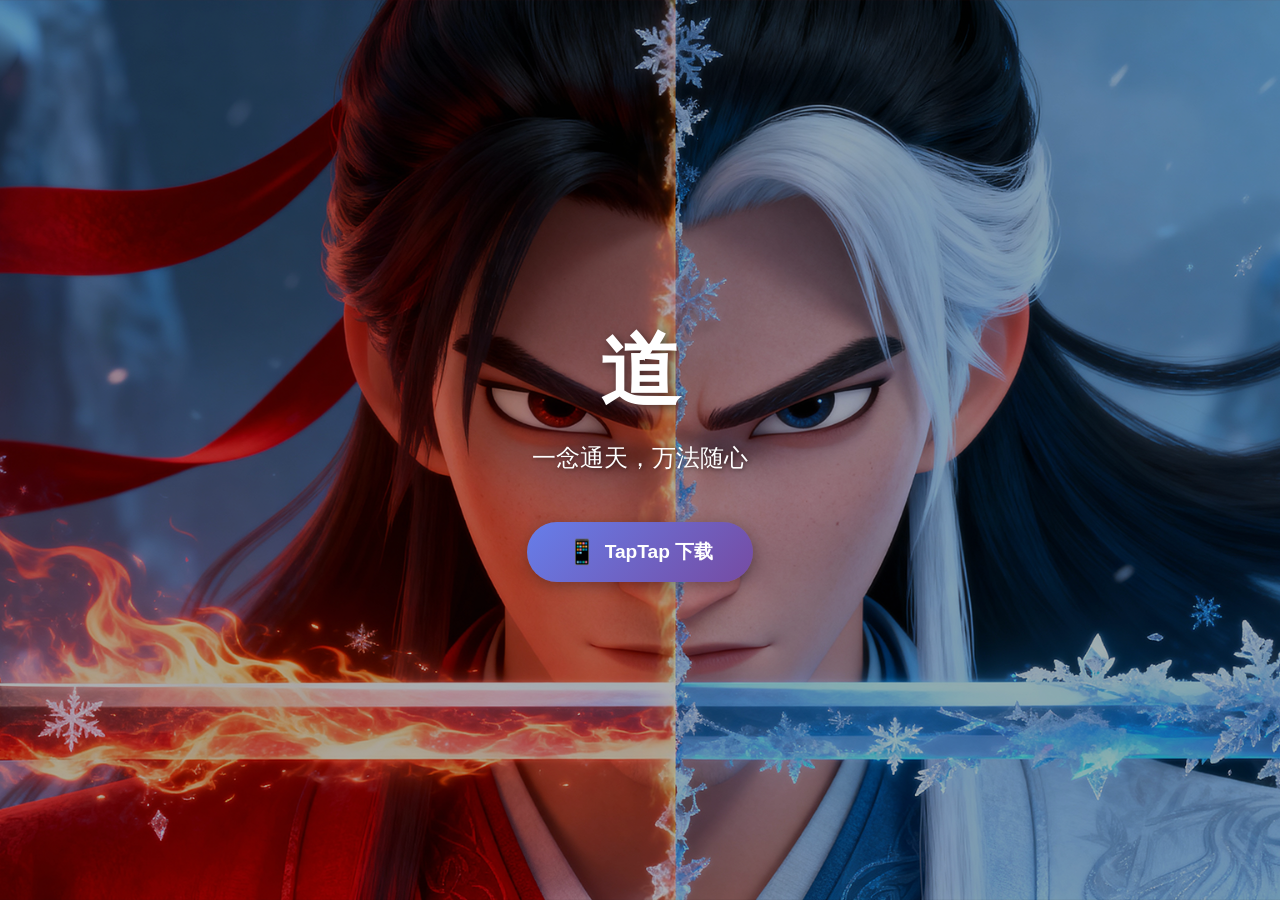
<file: Dao/index.html>
<!DOCTYPE html>
<html lang="zh-CN">
<head>
    <meta charset="UTF-8">
    <meta name="viewport" content="width=device-width, initial-scale=1.0">
    <title>道 - 游戏官网</title>
    <link rel="stylesheet" href="styles.css">
</head>
<body>
    <div class="container">
        <div class="content">
            <h1 class="game-title">道</h1>
            <p class="game-subtitle">一念通天，万法随心</p>
            <a href="https://l.taptap.cn/wu3MHLZD?channel=rep-rep_rtdaxy7svk4" 
               class="download-btn" 
               target="_blank">
                <span class="btn-icon">📱</span>
                TapTap 下载
            </a>
        </div>
    </div>
</body>
</html>
</file>
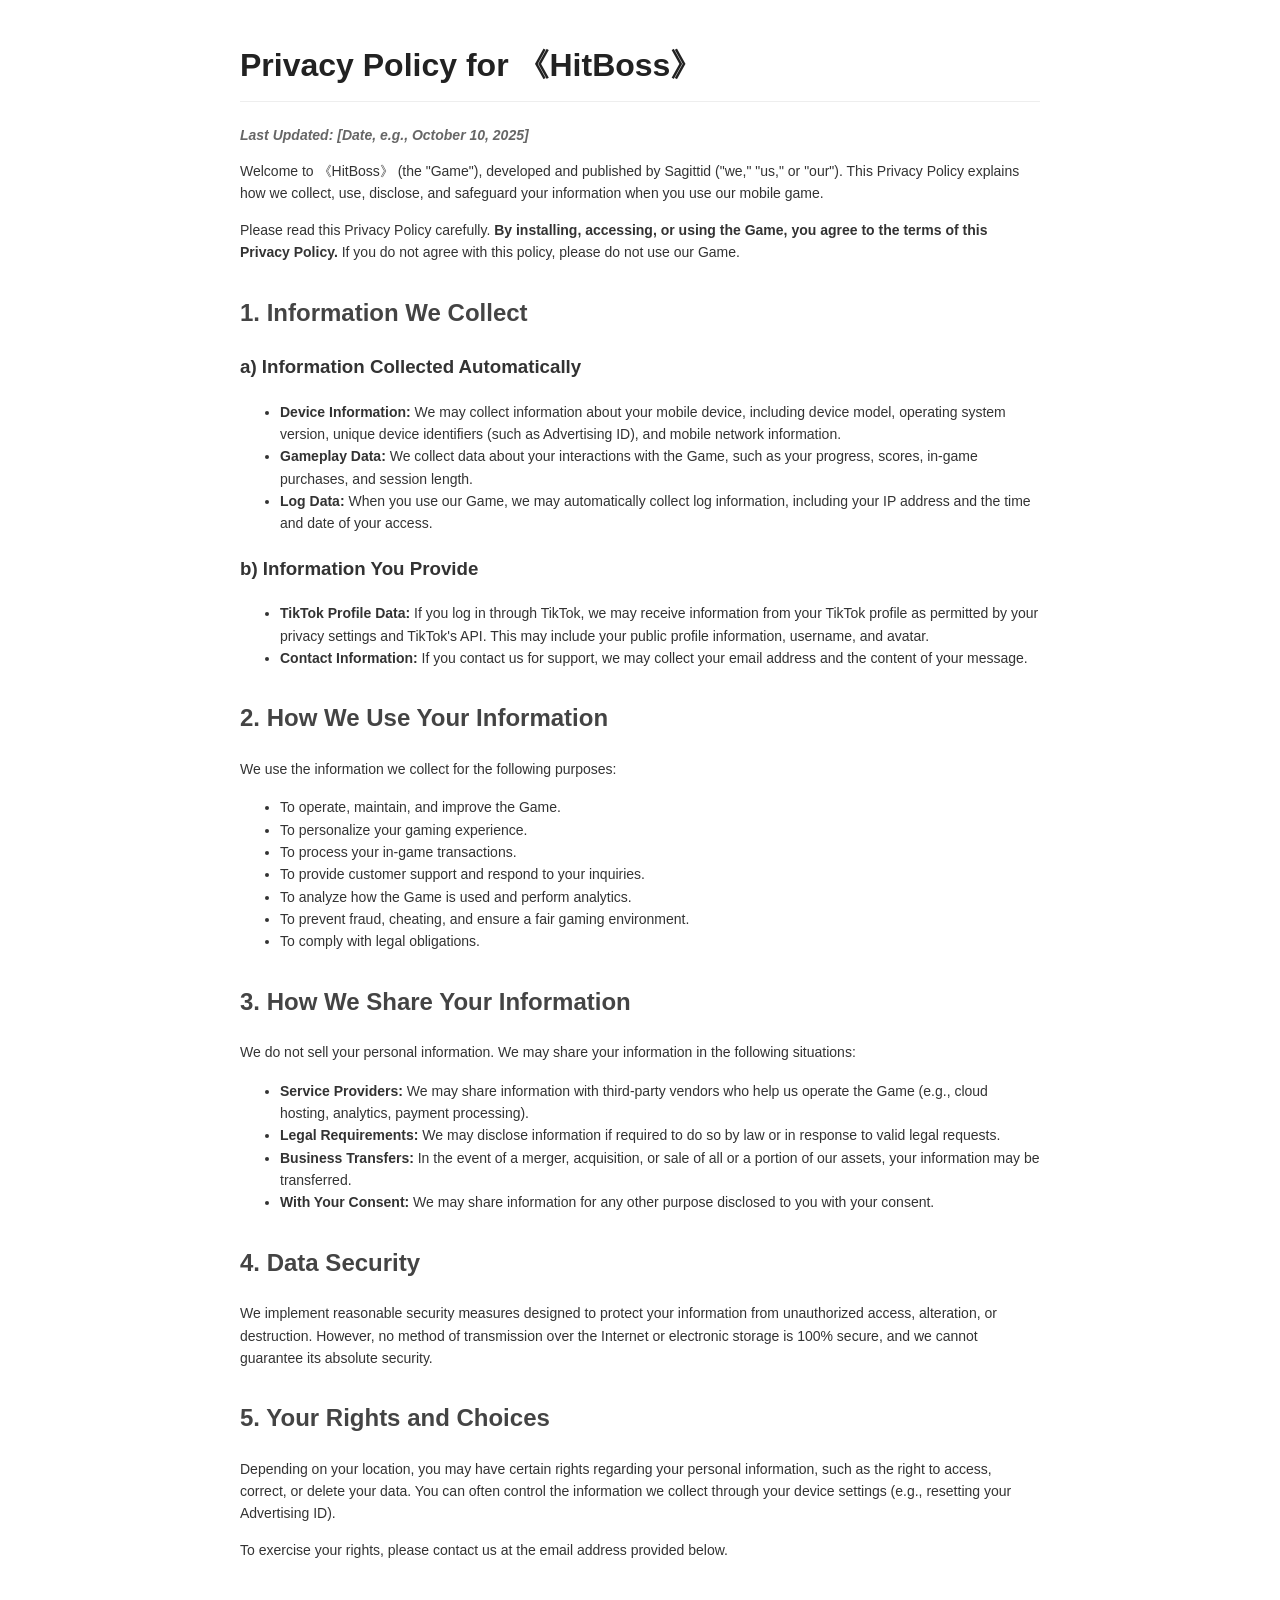
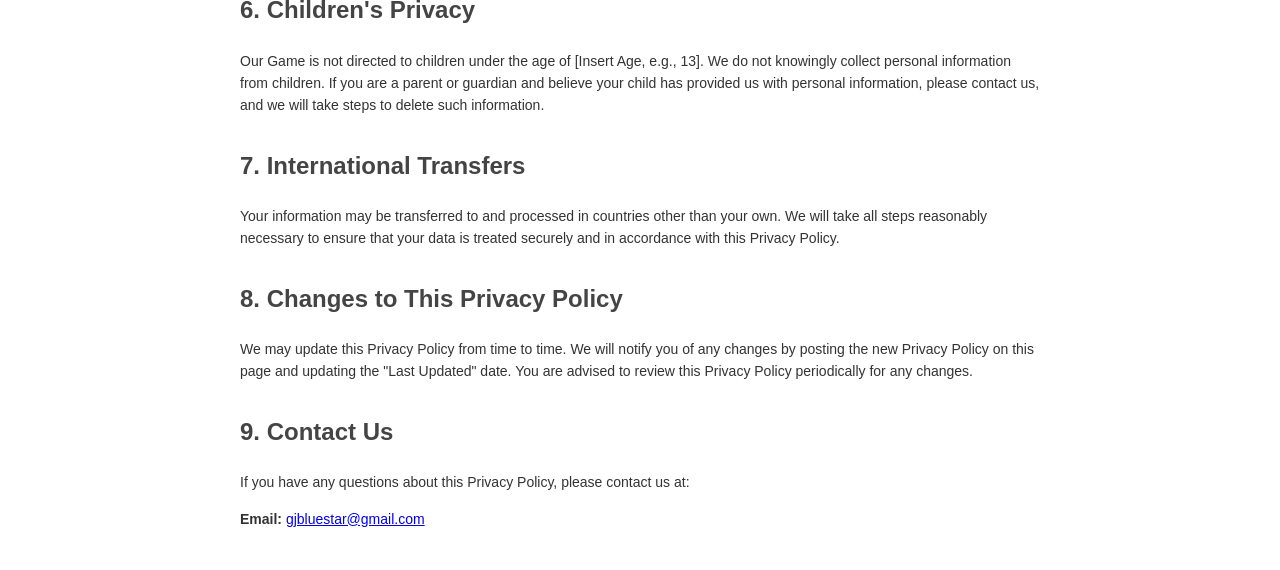
<file: PrivacyPolicy/Policy.html>
<!DOCTYPE html>
<html lang="en">
<head>
    <meta charset="UTF-8">
    <meta name="viewport" content="width=device-width, initial-scale=1.0">
    <title>Privacy Policy - 《HitBoss》</title>
    <style>
        body {
            font-family: Arial, sans-serif;
            line-height: 1.6;
            margin: 40px auto;
            max-width: 800px;
            padding: 0 20px;
            color: #333;
        }
        h1 {
            color: #222;
            border-bottom: 1px solid #eee;
            padding-bottom: 10px;
        }
        h2 {
            color: #444;
            margin-top: 30px;
        }
        p, li {
            font-size: 14px;
        }
        .last-updated {
            font-style: italic;
            color: #666;
        }
    </style>
</head>
<body>
    <h1>Privacy Policy for 《HitBoss》</h1>
    <p class="last-updated"><strong>Last Updated: [Date, e.g., October 10, 2025]</strong></p>

    <p>Welcome to 《HitBoss》 (the "Game"), developed and published by Sagittid ("we," "us," or "our"). This Privacy Policy explains how we collect, use, disclose, and safeguard your information when you use our mobile game.</p>

    <p>Please read this Privacy Policy carefully. <strong>By installing, accessing, or using the Game, you agree to the terms of this Privacy Policy.</strong> If you do not agree with this policy, please do not use our Game.</p>

    <h2>1. Information We Collect</h2>

    <h3>a) Information Collected Automatically</h3>
    <ul>
        <li><strong>Device Information:</strong> We may collect information about your mobile device, including device model, operating system version, unique device identifiers (such as Advertising ID), and mobile network information.</li>
        <li><strong>Gameplay Data:</strong> We collect data about your interactions with the Game, such as your progress, scores, in-game purchases, and session length.</li>
        <li><strong>Log Data:</strong> When you use our Game, we may automatically collect log information, including your IP address and the time and date of your access.</li>
    </ul>

    <h3>b) Information You Provide</h3>
    <ul>
        <li><strong>TikTok Profile Data:</strong> If you log in through TikTok, we may receive information from your TikTok profile as permitted by your privacy settings and TikTok's API. This may include your public profile information, username, and avatar.</li>
        <li><strong>Contact Information:</strong> If you contact us for support, we may collect your email address and the content of your message.</li>
    </ul>

    <h2>2. How We Use Your Information</h2>
    <p>We use the information we collect for the following purposes:</p>
    <ul>
        <li>To operate, maintain, and improve the Game.</li>
        <li>To personalize your gaming experience.</li>
        <li>To process your in-game transactions.</li>
        <li>To provide customer support and respond to your inquiries.</li>
        <li>To analyze how the Game is used and perform analytics.</li>
        <li>To prevent fraud, cheating, and ensure a fair gaming environment.</li>
        <li>To comply with legal obligations.</li>
    </ul>

    <h2>3. How We Share Your Information</h2>
    <p>We do not sell your personal information. We may share your information in the following situations:</p>
    <ul>
        <li><strong>Service Providers:</strong> We may share information with third-party vendors who help us operate the Game (e.g., cloud hosting, analytics, payment processing).</li>
        <li><strong>Legal Requirements:</strong> We may disclose information if required to do so by law or in response to valid legal requests.</li>
        <li><strong>Business Transfers:</strong> In the event of a merger, acquisition, or sale of all or a portion of our assets, your information may be transferred.</li>
        <li><strong>With Your Consent:</strong> We may share information for any other purpose disclosed to you with your consent.</li>
    </ul>

    <h2>4. Data Security</h2>
    <p>We implement reasonable security measures designed to protect your information from unauthorized access, alteration, or destruction. However, no method of transmission over the Internet or electronic storage is 100% secure, and we cannot guarantee its absolute security.</p>

    <h2>5. Your Rights and Choices</h2>
    <p>Depending on your location, you may have certain rights regarding your personal information, such as the right to access, correct, or delete your data. You can often control the information we collect through your device settings (e.g., resetting your Advertising ID).</p>
    <p>To exercise your rights, please contact us at the email address provided below.</p>

    <h2>6. Children's Privacy</h2>
    <p>Our Game is not directed to children under the age of [Insert Age, e.g., 13]. We do not knowingly collect personal information from children. If you are a parent or guardian and believe your child has provided us with personal information, please contact us, and we will take steps to delete such information.</p>

    <h2>7. International Transfers</h2>
    <p>Your information may be transferred to and processed in countries other than your own. We will take all steps reasonably necessary to ensure that your data is treated securely and in accordance with this Privacy Policy.</p>

    <h2>8. Changes to This Privacy Policy</h2>
    <p>We may update this Privacy Policy from time to time. We will notify you of any changes by posting the new Privacy Policy on this page and updating the "Last Updated" date. You are advised to review this Privacy Policy periodically for any changes.</p>

    <h2>9. Contact Us</h2>
    <p>If you have any questions about this Privacy Policy, please contact us at:</p>
    <p><strong>Email:</strong> <a href="mailto:[Your Privacy Contact Email, e.g., privacy@yourcompany.com]">gjbluestar@gmail.com</a></p>

</body>
</html>
</file>
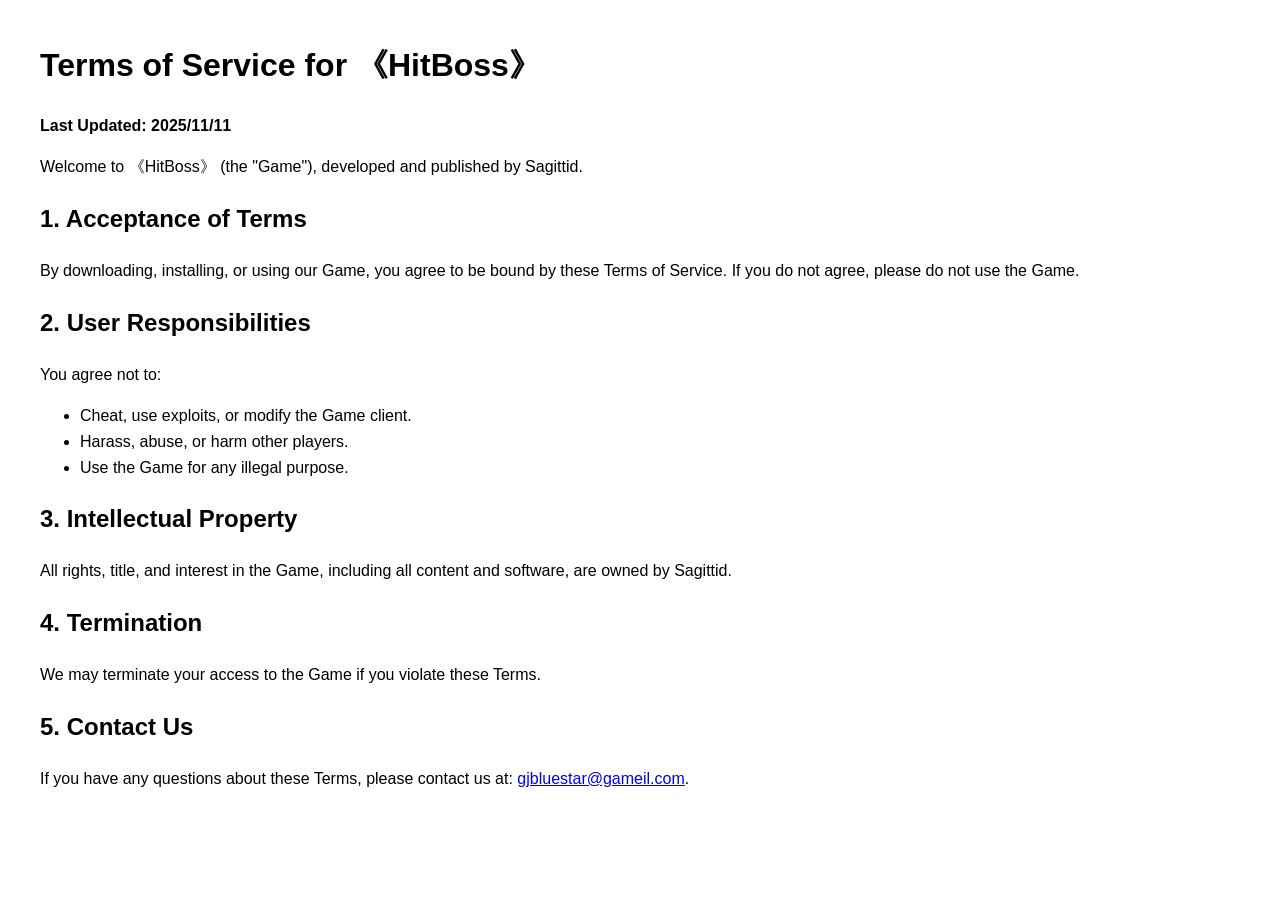
<file: TOS/TOS.html>
<!DOCTYPE html>
<html lang="en">
<head>
    <meta charset="UTF-8">
    <title>Terms of Service - 《HitBoss》</title>
    <style>body{ font-family: Arial, sans-serif; line-height: 1.6; margin: 40px; }</style>
</head>
<body>
    <h1>Terms of Service for 《HitBoss》</h1>
    <p><strong>Last Updated: 2025/11/11</strong></p>

    <p>Welcome to 《HitBoss》 (the "Game"), developed and published by Sagittid.</p>

    <h2>1. Acceptance of Terms</h2>
    <p>By downloading, installing, or using our Game, you agree to be bound by these Terms of Service. If you do not agree, please do not use the Game.</p>

    <h2>2. User Responsibilities</h2>
    <p>You agree not to:</p>
    <ul>
        <li>Cheat, use exploits, or modify the Game client.</li>
        <li>Harass, abuse, or harm other players.</li>
        <li>Use the Game for any illegal purpose.</li>
    </ul>

    <h2>3. Intellectual Property</h2>
    <p>All rights, title, and interest in the Game, including all content and software, are owned by Sagittid.</p>

    <h2>4. Termination</h2>
    <p>We may terminate your access to the Game if you violate these Terms.</p>

    <h2>5. Contact Us</h2>
    <p>If you have any questions about these Terms, please contact us at: <a href="mailto:legal@yourcompany.com">gjbluestar@gameil.com</a>.</p>
</body>
</html>
</file>
<file: Dao/styles.css>
* {
    margin: 0;
    padding: 0;
    box-sizing: border-box;
}

body {
    font-family: 'Microsoft YaHei', 'PingFang SC', 'Helvetica Neue', Arial, sans-serif;
    overflow: hidden;
    height: 100vh;
}

.container {
    width: 100%;
    height: 100vh;
    background-image: url('background.jpg');
    background-size: cover;
    background-position: center;
    background-repeat: no-repeat;
    display: flex;
    justify-content: center;
    align-items: center;
    position: relative;
}

/* 背景遮罩层，增强文字可读性 */
.container::before {
    content: '';
    position: absolute;
    top: 0;
    left: 0;
    width: 100%;
    height: 100%;
    background: rgba(0, 0, 0, 0.3);
    z-index: 1;
}

.content {
    position: relative;
    z-index: 2;
    text-align: center;
    color: #fff;
}

.game-title {
    font-size: 5rem;
    font-weight: bold;
    margin-bottom: 1rem;
    text-shadow: 2px 2px 8px rgba(0, 0, 0, 0.5);
    animation: fadeInDown 1s ease-out;
}

.game-subtitle {
    font-size: 1.5rem;
    margin-bottom: 3rem;
    text-shadow: 1px 1px 4px rgba(0, 0, 0, 0.5);
    animation: fadeInUp 1s ease-out 0.3s both;
}

.download-btn {
    display: inline-flex;
    align-items: center;
    gap: 0.5rem;
    padding: 1rem 2.5rem;
    font-size: 1.2rem;
    font-weight: bold;
    color: #fff;
    background: linear-gradient(135deg, #667eea 0%, #764ba2 100%);
    border: none;
    border-radius: 50px;
    text-decoration: none;
    cursor: pointer;
    transition: all 0.3s ease;
    box-shadow: 0 4px 15px rgba(0, 0, 0, 0.3);
    animation: fadeInUp 1s ease-out 0.6s both;
}

.download-btn:hover {
    transform: translateY(-3px);
    box-shadow: 0 6px 20px rgba(0, 0, 0, 0.4);
    background: linear-gradient(135deg, #764ba2 0%, #667eea 100%);
}

.download-btn:active {
    transform: translateY(-1px);
}

.btn-icon {
    font-size: 1.5rem;
}

/* 动画效果 */
@keyframes fadeInDown {
    from {
        opacity: 0;
        transform: translateY(-30px);
    }
    to {
        opacity: 1;
        transform: translateY(0);
    }
}

@keyframes fadeInUp {
    from {
        opacity: 0;
        transform: translateY(30px);
    }
    to {
        opacity: 1;
        transform: translateY(0);
    }
}

/* 响应式设计 */
@media (max-width: 768px) {
    .game-title {
        font-size: 3rem;
    }
    
    .game-subtitle {
        font-size: 1.2rem;
        margin-bottom: 2rem;
    }
    
    .download-btn {
        padding: 0.8rem 2rem;
        font-size: 1rem;
    }
}

@media (max-width: 480px) {
    .game-title {
        font-size: 2.5rem;
    }
    
    .game-subtitle {
        font-size: 1rem;
    }
    
    .download-btn {
        padding: 0.7rem 1.5rem;
        font-size: 0.9rem;
    }
}
</file>
